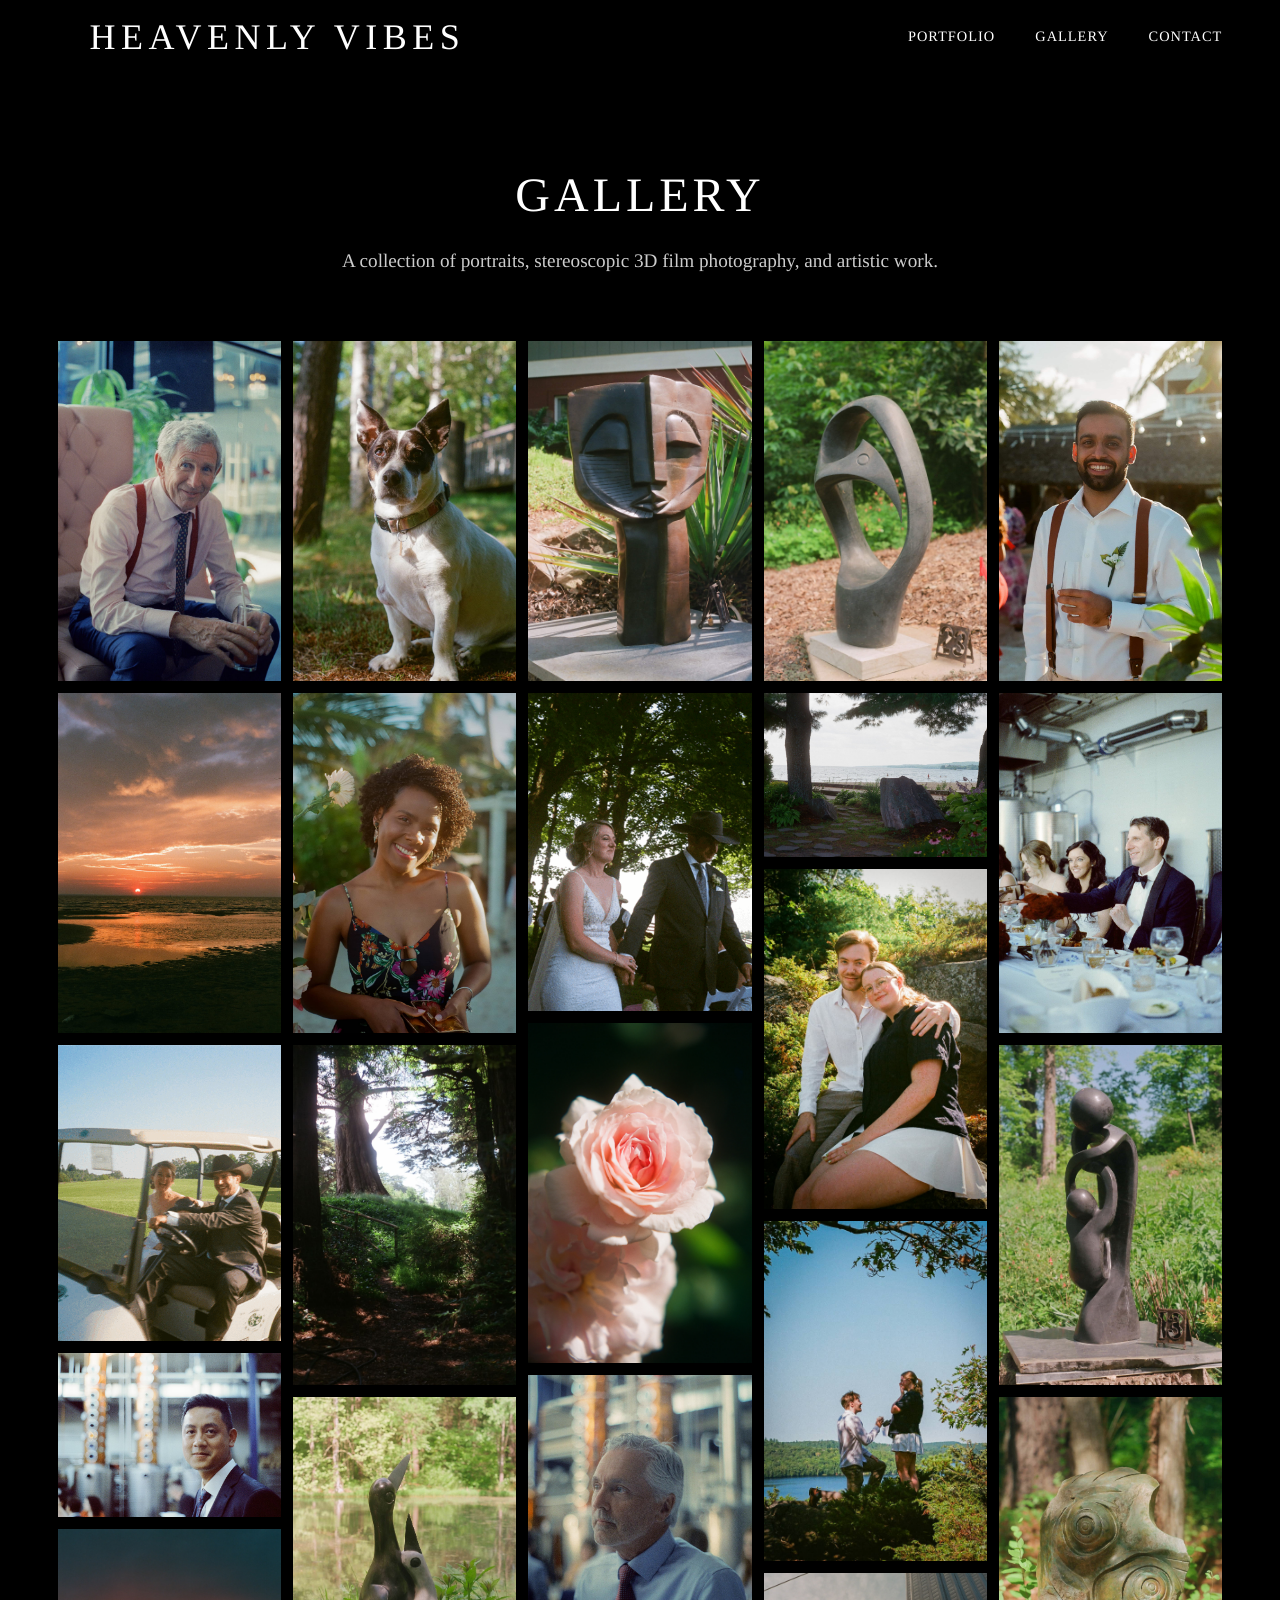
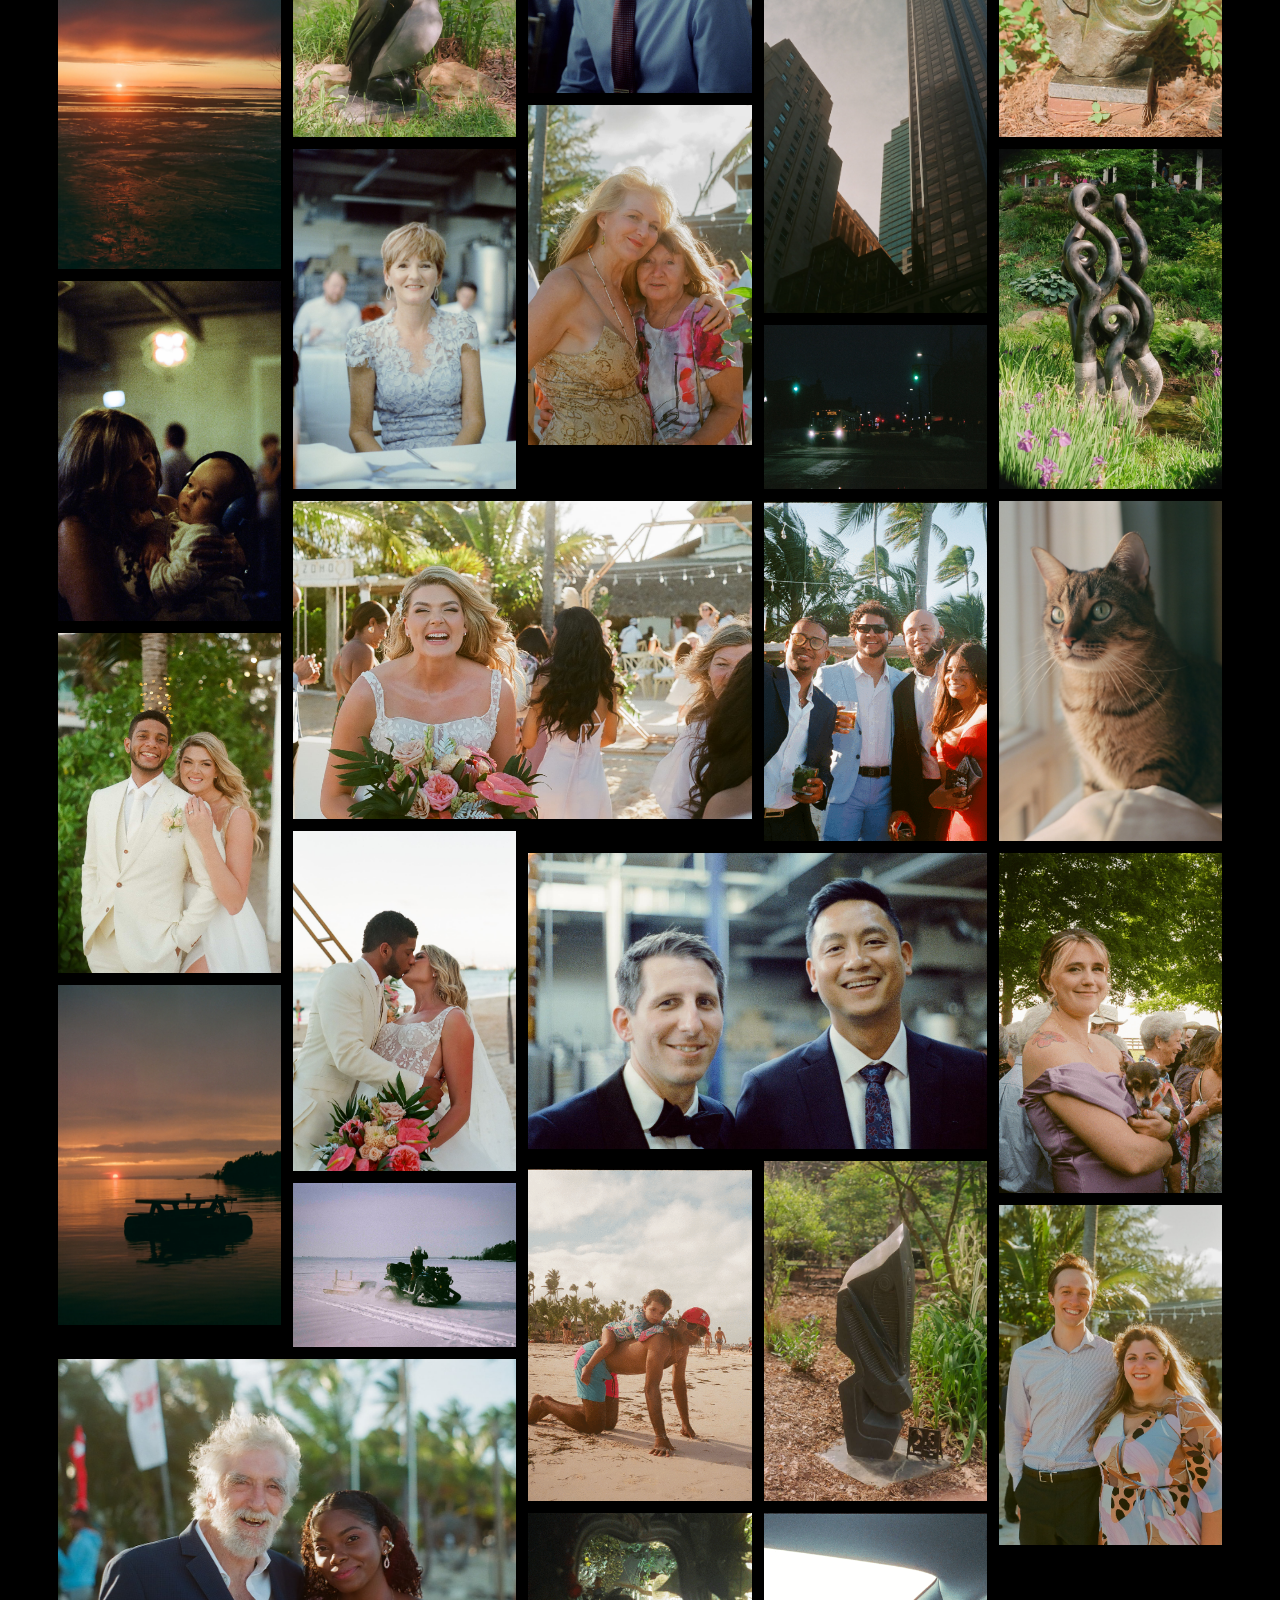
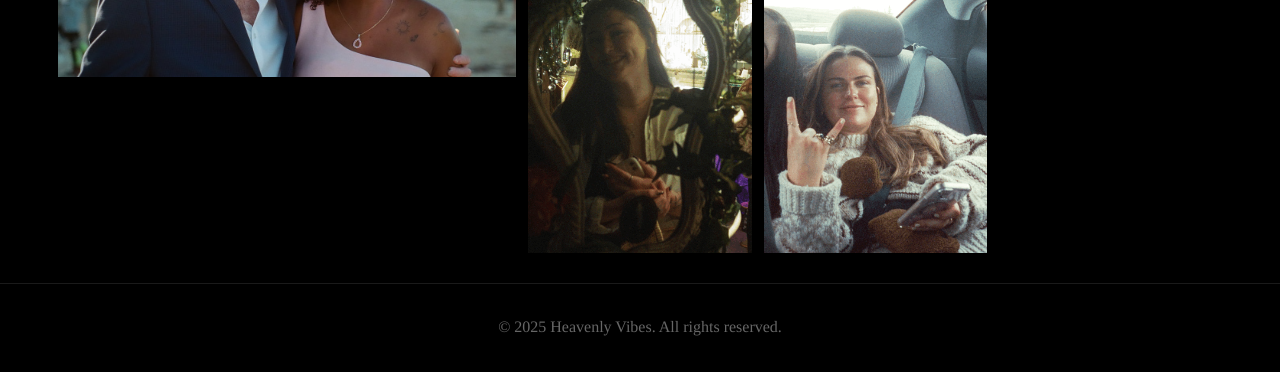
<file: gallery.html>
<!DOCTYPE html>
<html lang="en">
<head>
    <meta charset="UTF-8">
    <meta name="viewport" content="width=device-width, initial-scale=1.0">
    <title>Gallery - Heavenly Vibes</title>
    <link rel="preconnect" href="https://fonts.googleapis.com">
    <link rel="preconnect" href="https://fonts.gstatic.com" crossorigin>
    <link href="https://fonts.googleapis.com/css2?family=Playfair+Display:wght@400;500;600;700&display=swap" rel="stylesheet">
    <link rel="stylesheet" href="styles.css">
    <link rel="stylesheet" href="gallery.css">
</head>
<body id="top">
    <!-- Navigation Bar -->
    <nav id="navbar">
        <div class="nav-container">
            <a href="index.html" class="logo">Heavenly Vibes</a>
            <ul class="nav-links">
                <li><a href="index.html">Portfolio</a></li>
                <li><a href="gallery.html">Gallery</a></li>
                <li><a href="index.html#contact">Contact</a></li>
            </ul>
            <div class="mobile-menu-toggle">
                <span></span>
                <span></span>
                <span></span>
            </div>
        </div>
    </nav>

    <!-- Gallery Section -->
    <section class="gallery-section">
        <div class="gallery-container">
            <h1>Gallery</h1>
            <p class="gallery-intro">A collection of portraits, stereoscopic 3D film photography, and artistic work.</p>

            <div class="masonry-gallery">
                <div class="gallery-item">
                    <img src="assets/gallery/000025540001.jpg" alt="Film Photography" loading="lazy">
                </div>
                <div class="gallery-item gallery-item-tall">
                    <img src="assets/gallery/000025560018.jpg" alt="Portrait Photography" loading="lazy">
                </div>
                <div class="gallery-item">
                    <img src="assets/gallery/000025560022.jpg" alt="Film Photography" loading="lazy">
                </div>
                <div class="gallery-item">
                    <img src="assets/gallery/000025560028.jpg" alt="Artistic Photography" loading="lazy">
                </div>
                <div class="gallery-item gallery-item-wide">
                    <img src="assets/gallery/000025560030.jpg" alt="Film Photography" loading="lazy">
                </div>
                <div class="gallery-item">
                    <img src="assets/gallery/000025560031.jpg" alt="Portrait Photography" loading="lazy">
                </div>
                <div class="gallery-item gallery-item-tall">
                    <img src="assets/gallery/000025560035.jpg" alt="Film Photography" loading="lazy">
                </div>
                <div class="gallery-item">
                    <img src="assets/gallery/000038980005.jpg" alt="Artistic Photography" loading="lazy">
                </div>
                <div class="gallery-item">
                    <img src="assets/gallery/000038980019.jpg" alt="Film Photography" loading="lazy">
                </div>
                <div class="gallery-item gallery-item-wide">
                    <img src="assets/gallery/000064520010.jpg" alt="Portrait Photography" loading="lazy">
                </div>
                <div class="gallery-item">
                    <img src="assets/gallery/000064520013.jpg" alt="Film Photography" loading="lazy">
                </div>
                <div class="gallery-item gallery-item-tall">
                    <img src="assets/gallery/000064520014.jpg" alt="Artistic Photography" loading="lazy">
                </div>
                <div class="gallery-item">
                    <img src="assets/gallery/000064520015.jpg" alt="Film Photography" loading="lazy">
                </div>
                <div class="gallery-item">
                    <img src="assets/gallery/000064520016.jpg" alt="Portrait Photography" loading="lazy">
                </div>
                <div class="gallery-item">
                    <img src="assets/gallery/000064520022.jpg" alt="Film Photography" loading="lazy">
                </div>
                <div class="gallery-item gallery-item-wide">
                    <img src="assets/gallery/000064520030.jpg" alt="Artistic Photography" loading="lazy">
                </div>
                <div class="gallery-item">
                    <img src="assets/gallery/000064520031.jpg" alt="Film Photography" loading="lazy">
                </div>
                <div class="gallery-item gallery-item-tall">
                    <img src="assets/gallery/000099860003.jpg" alt="Portrait Photography" loading="lazy">
                </div>
                <div class="gallery-item">
                    <img src="assets/gallery/000099860012.jpg" alt="Film Photography" loading="lazy">
                </div>
                <div class="gallery-item">
                    <img src="assets/gallery/000099920028.jpg" alt="Artistic Photography" loading="lazy">
                </div>
                <div class="gallery-item">
                    <img src="assets/gallery/000099930010.jpg" alt="Film Photography" loading="lazy">
                </div>
                <div class="gallery-item">
                    <img src="assets/gallery/000099930017.jpg" alt="Portrait Photography" loading="lazy">
                </div>

                <!-- New images added -->
                <div class="gallery-item">
                    <img src="assets/gallery/000021510002.jpg" alt="Film Photography" loading="lazy">
                </div>
                <div class="gallery-item gallery-item-tall">
                    <img src="assets/gallery/000021510006.jpg" alt="Portrait Photography" loading="lazy">
                </div>
                <div class="gallery-item">
                    <img src="assets/gallery/000021510007.jpg" alt="Film Photography" loading="lazy">
                </div>
                <div class="gallery-item">
                    <img src="assets/gallery/000021510008.jpg" alt="Artistic Photography" loading="lazy">
                </div>
                <div class="gallery-item">
                    <img src="assets/gallery/000021510014.jpg" alt="Film Photography" loading="lazy">
                </div>
                <div class="gallery-item gallery-item-wide">
                    <img src="assets/gallery/000021510017 (1).jpg" alt="Portrait Photography" loading="lazy">
                </div>
                <div class="gallery-item">
                    <img src="assets/gallery/000021510024.jpg" alt="Film Photography" loading="lazy">
                </div>
                <div class="gallery-item">
                    <img src="assets/gallery/000025580019.jpg" alt="Artistic Photography" loading="lazy">
                </div>
                <div class="gallery-item">
                    <img src="assets/gallery/000025580025.jpg" alt="Film Photography" loading="lazy">
                </div>
                <div class="gallery-item gallery-item-tall">
                    <img src="assets/gallery/000025580031.jpg" alt="Portrait Photography" loading="lazy">
                </div>
                <div class="gallery-item">
                    <img src="assets/gallery/000026420013.jpg" alt="Film Photography" loading="lazy">
                </div>
                <div class="gallery-item">
                    <img src="assets/gallery/000027250004.jpg" alt="Artistic Photography" loading="lazy">
                </div>
                <div class="gallery-item">
                    <img src="assets/gallery/000027260014.jpg" alt="Film Photography" loading="lazy">
                </div>

                <!-- Stereoscopic 3D GIFs -->
                <div class="gallery-item gallery-item-wide">
                    <img src="assets/gallery/BeachRidev2-ezgif.com-resize.gif" alt="Stereoscopic 3D Photography" loading="lazy">
                </div>
                <div class="gallery-item gallery-item-tall">
                    <img src="assets/gallery/ChristinaTest-ezgif.com-resize.gif" alt="Stereoscopic 3D Photography" loading="lazy">
                </div>
                <div class="gallery-item">
                    <img src="assets/gallery/CrystalStoreV2-ezgif.com-resize.gif" alt="Stereoscopic 3D Photography" loading="lazy">
                </div>
                <div class="gallery-item gallery-item-wide">
                    <img src="assets/gallery/Gang-ezgif.com-resize.gif" alt="Stereoscopic 3D Photography" loading="lazy">
                </div>
                <div class="gallery-item">
                    <img src="assets/gallery/GraceRob3-ezgif.com-resize.gif" alt="Stereoscopic 3D Photography" loading="lazy">
                </div>
                <div class="gallery-item gallery-item-tall">
                    <img src="assets/gallery/GraceRobTest-ezgif.com-resize.gif" alt="Stereoscopic 3D Photography" loading="lazy">
                </div>
                <div class="gallery-item">
                    <img src="assets/gallery/Schy-ezgif.com-resize.gif" alt="Stereoscopic 3D Photography" loading="lazy">
                </div>
            </div>
        </div>
    </section>

    <!-- Footer -->
    <footer>
        <div class="container">
            <p>&copy; 2025 Heavenly Vibes. All rights reserved.</p>
        </div>
    </footer>

    <script src="gallery.js"></script>
</body>
</html>
</file>
<file: styles.css>
/* Reset and Base Styles */
* {
    margin: 0;
    padding: 0;
    box-sizing: border-box;
}

html {
    scroll-behavior: smooth;
}

body {
    font-family: -apple-system, BlinkMacSystemFont, 'Inter', 'Helvetica Neue', Arial, sans-serif;
    background-color: #000000;
    color: #ffffff;
    line-height: 1.5;
    font-weight: 300;
    -webkit-font-smoothing: antialiased;
    -moz-osx-font-smoothing: grayscale;
    text-rendering: geometricPrecision;
    overflow-y: scroll;
    height: 100vh;
}

/* Playfair Display for titles and paragraphs */
h1, h2, h3, h4, h5, h6, p {
    font-family: 'EB Garamond', serif;
}

/* Playfair Display for navigation */
.nav-links a, .logo {
    font-family: 'EB Garamond', serif;
}

.container {
    max-width: 1200px;
    margin: 0 auto;
    padding: 0 20px;
}

/* Navigation Bar */
#navbar {
    position: fixed;
    top: 0;
    width: 100%;
    background-color: transparent;
    background-image: none;
    box-shadow: none;
    border: none;
    border-bottom: none;
    z-index: 1000;
}

.nav-container {
    max-width: 100%;
    margin: 0;
    display: flex;
    justify-content: space-between;
    align-items: center;
    padding: 1.2rem 4.5%;
    box-shadow: none;
    border: none;
    background: none;
}

.logo {
    font-size: 2.25rem;
    font-weight: 400;
    letter-spacing: 5.5px;
    color: #ffffff;
    text-transform: uppercase;
    text-decoration: none;
    cursor: pointer;
    transition: color 0.3s ease;
}

.logo:hover {
    color: #4a9eff;
}

.nav-links {
    display: flex;
    list-style: none;
    gap: 2.5rem;
}

.nav-links a {
    color: #ffffff;
    text-decoration: none;
    font-size: 0.9rem;
    font-weight: 300;
    letter-spacing: 1px;
    text-transform: uppercase;
    transition: color 0.3s ease;
    position: relative;
}

.nav-links a:hover {
    color: #4a9eff;
}

.nav-links a::after {
    content: '';
    position: absolute;
    bottom: -5px;
    left: 0;
    width: 0;
    height: 2px;
    background-color: #4a9eff;
    transition: width 0.3s ease;
}

.nav-links a:hover::after {
    width: 100%;
}

.mobile-menu-toggle {
    display: none;
    flex-direction: column;
    cursor: pointer;
    gap: 5px;
}

.mobile-menu-toggle span {
    width: 25px;
    height: 3px;
    background-color: #ffffff;
    transition: all 0.3s ease;
}

/* Hero Section */
.hero {
    min-height: 100vh;
    display: flex;
    flex-direction: column;
    justify-content: flex-start;
    position: relative;
    background-color: #000000;
    overflow: hidden;
    margin-bottom: -150px;
    padding-top: 0;
}

.hero-layout {
    display: flex;
    align-items: flex-start;
    justify-content: space-between;
    width: 100%;
    height: 100%;
    padding: 0 4.5%;
    gap: 2rem;
}

/* Left Column - Title and Tagline */
.hero-content {
    flex: 0 0 35%;
    display: flex;
    flex-direction: column;
    justify-content: flex-start;
    padding-top: calc(4rem + 5px - 35px);
    margin-left: -35px;
    z-index: 3;
}

/* Right Column - Video Section */
.hero-video-section {
    flex: 1;
    display: flex;
    flex-direction: column;
    align-items: center;
    justify-content: flex-start;
    position: relative;
    padding-top: calc(1.2rem + 25px);
}

.video-container {
    width: 95%;
    position: relative;
    max-height: 90vh;
    overflow: hidden;
    aspect-ratio: 16/9;
}

.hero-video {
    width: 100%;
    max-height: 90vh;
    height: auto;
    object-fit: contain;
    position: absolute;
    top: 0;
    left: 0;
    opacity: 0;
    visibility: hidden;
    z-index: 1;
}

.hero-video.active {
    visibility: visible;
    z-index: 2;
}

.hero-video.fade-in {
    transition: opacity 0.3s ease;
    opacity: 1;
}

.hero-content h1 {
    font-size: clamp(2.4rem, 4.2vw, 3.8rem);
    font-weight: 200;
    margin-bottom: 0.5rem;
    letter-spacing: 3px;
    animation: fadeInUp 1s ease;
    text-align: left;
    line-height: 1.1;
    text-shadow: 0 4px 12px rgba(0, 0, 0, 0.8);
    position: relative;
    width: 140%;
    z-index: 5;
    will-change: transform, opacity;
}

.tagline {
    font-size: clamp(1.1rem, 1.75vw, 1.6rem);
    font-weight: 300;
    color: #ffffff;
    margin-bottom: 0.6rem;
    margin-left: 3.5rem;
    animation: fadeInUp 1s ease 0.2s backwards;
    text-align: left;
    letter-spacing: 2.5px;
    word-spacing: 8px;
    text-shadow: 0 3px 10px rgba(0, 0, 0, 0.8);
    will-change: transform, opacity;
}

.sector-buttons {
    display: flex;
    gap: clamp(0.5rem, 1.2vw, 1.3rem);
    margin-top: calc(4rem + 12px);
    margin-bottom: calc(2.5rem - 9px);
    animation: fadeInUp 1s ease 0.3s backwards;
    justify-content: center;
    will-change: transform, opacity;
}

.sector-description {
    margin-top: 1.5rem;
}

.description-text {
    display: none;
    font-size: clamp(1.1rem, 1.25vw, 1.3rem);
    line-height: 1.7;
    color: #ffffff;
    font-weight: 300;
    letter-spacing: 0.3px;
    text-align: left;
}

.description-text.active {
    display: block;
}

.description-text p {
    margin-bottom: 0.8rem;
    padding-top: 25px;
}

.sector-benefits {
    list-style: disc;
    padding-left: 3.5rem;
    margin-top: 2.25rem;
    margin-bottom: 0;
}

.sector-benefits li {
    font-family: 'EB Garamond', serif;
    font-size: clamp(1.05rem, 1.15vw, 1.2rem);
    line-height: 1.8;
    color: #ffffff;
    font-weight: 300;
    letter-spacing: 0.3px;
    margin-bottom: 0.9rem;
}

.sector-btn {
    padding: clamp(0.3rem, 0.5vw + 0.2rem, 0.72rem) clamp(0.6rem, 1vw + 0.3rem, 1.62rem);
    background-color: transparent;
    color: #ffffff;
    border: 1px solid rgba(255, 255, 255, 0.3);
    font-size: clamp(0.45rem, 0.5vw + 0.2rem, 0.81rem);
    font-weight: 300;
    letter-spacing: clamp(0.3px, 0.05vw + 0.2px, 1px);
    text-transform: uppercase;
    cursor: pointer;
    transition: all 0.3s ease;
    font-family: 'EB Garamond', serif;
    box-shadow: 0 4px 10px rgba(0, 0, 0, 0.6);
    flex-shrink: 1;
    white-space: nowrap;
}

.sector-btn:hover {
    border-color: #4a9eff;
    color: #4a9eff;
    background-color: rgba(74, 158, 255, 0.1);
}

.sector-btn.active {
    background-color: #4a9eff;
    border-color: #4a9eff;
    color: #000000;
}


.scroll-indicator {
    position: absolute;
    bottom: 30px;
    left: 50%;
    transform: translateX(-50%);
    display: none;
    flex-direction: column;
    align-items: center;
    z-index: 10;
}

.scroll-indicator span {
    font-size: 0.9rem;
    margin-bottom: 10px;
}

.arrow {
    width: 20px;
    height: 20px;
    border-left: 2px solid #888888;
    border-bottom: 2px solid #888888;
    transform: rotate(-45deg);
    animation: bounce 2s infinite;
}

@keyframes fadeInUp {
    from {
        opacity: 0;
        transform: translateY(30px);
    }
    to {
        opacity: 1;
        transform: translateY(0);
    }
}

@keyframes bounce {
    0%, 20%, 50%, 80%, 100% {
        transform: rotate(-45deg) translateY(0);
    }
    40% {
        transform: rotate(-45deg) translateY(-10px);
    }
    60% {
        transform: rotate(-45deg) translateY(-5px);
    }
}

/* Portfolio Section */
.portfolio {
    padding: 100px 0;
    background-color: #000000;
}

.portfolio h2 {
    text-align: left;
    font-size: 2.5rem;
    font-weight: 300;
    margin-bottom: 3rem;
    letter-spacing: 3px;
    text-transform: uppercase;
}

.portfolio-grid {
    display: grid;
    grid-template-columns: repeat(auto-fit, minmax(350px, 1fr));
    gap: 30px;
    margin-top: 2rem;
}

.portfolio-item {
    position: relative;
    overflow: hidden;
    border-radius: 10px;
    aspect-ratio: 16/9;
    background-color: #1a1a1a;
    transition: transform 0.3s ease;
}

.portfolio-item:hover {
    transform: translateY(-5px);
}

.portfolio-item video {
    width: 100%;
    height: 100%;
    object-fit: cover;
    display: block;
}

.item-overlay {
    position: absolute;
    bottom: 0;
    left: 0;
    right: 0;
    padding: 1.5rem;
    background: linear-gradient(to top, rgba(0,0,0,0.9), transparent);
}

.item-overlay h3 {
    font-size: 1.3rem;
    color: #ffffff;
}

.placeholder {
    display: flex;
    align-items: center;
    justify-content: center;
    background-color: #000000;
    border: 2px dashed rgba(255, 255, 255, 0.2);
}

.placeholder-text {
    color: #666666;
    font-size: 1.1rem;
}

/* About Section */
.about {
    min-height: 100vh;
    padding: 100px 0;
    background-color: #000000;
    position: relative;
    z-index: 10;
}

.about .container {
    margin: 0;
    margin-left: 0;
    padding-left: 5%;
}

.about h2 {
    text-align: left;
    font-size: clamp(1.2rem, 5vw, 2.5rem);
    font-weight: 300;
    margin-top: 0;
    margin-bottom: 2rem;
    letter-spacing: clamp(1px, 0.3vw, 3px);
    text-transform: uppercase;
    position: relative;
    z-index: 11;
}

.about-content {
    max-width: 800px;
}

.about-text p {
    font-size: 1.2rem;
    line-height: 1.8;
    margin-bottom: 1.5rem;
    color: #ffffff;
}

.services {
    margin-top: 3rem;
}

.services h3 {
    font-size: 2rem;
    margin-bottom: 1.5rem;
    color: #4a9eff;
}

.services ul {
    list-style: none;
}

.services li {
    font-size: 1.1rem;
    padding: 0.8rem 0;
    padding-left: 1.5rem;
    position: relative;
    color: #cccccc;
}

.services li::before {
    content: '✓';
    position: absolute;
    left: 0;
    color: #4a9eff;
    font-weight: bold;
}

/* Contact Section */
.contact {
    min-height: auto;
    padding: 30px 0 60px 0;
    background-color: #000000;
    margin-top: -40px;
}

.contact-section-wrapper {
    padding: 0 4.5%;
}

.contact-section-wrapper h2 {
    text-align: left;
    font-size: 2.25rem;
    font-weight: 300;
    margin-bottom: 1.5rem;
    letter-spacing: 5.5px;
    text-transform: uppercase;
}

.contact-content {
    display: grid;
    grid-template-columns: 1fr auto 1fr;
    gap: 80px;
    max-width: 100%;
    margin: 0;
}

.profile-photo {
    display: flex;
    align-items: center;
    justify-content: center;
}

.profile-photo img {
    max-height: 450px;
    width: auto;
    object-fit: contain;
    border-radius: 4px;
}

.contact-info {
    display: flex;
    flex-direction: column;
    justify-content: center;
    max-width: 85%;
}

.contact-info p {
    font-size: 1.2rem;
    line-height: 1.8;
    margin-bottom: 2rem;
    color: #ffffff;
}

.info-item {
    margin-bottom: 1rem;
    font-size: 1.1rem;
    color: #cccccc;
}

.info-item strong {
    color: #4a9eff;
}

.reach-out-header {
    display: none;
}

.contact-form {
    display: flex;
    flex-direction: column;
    gap: 15px;
    max-width: 450px;
    margin-left: auto;
    margin-right: auto;
    margin-top: 20px;
    transform: translateX(15%);
}

.form-group input,
.form-group textarea {
    width: 100%;
    padding: 1rem;
    background-color: #1a1a1a;
    border: 1px solid rgba(255, 255, 255, 0.2);
    border-radius: 5px;
    color: #ffffff;
    font-size: 1rem;
    transition: border-color 0.3s ease;
}

.form-group input:focus,
.form-group textarea:focus {
    outline: none;
    border-color: #4a9eff;
}

.form-group input::placeholder,
.form-group textarea::placeholder {
    color: #666666;
}

.submit-button {
    padding: 1rem 2rem;
    background-color: #4a9eff;
    color: #ffffff;
    border: none;
    border-radius: 50px;
    font-size: 1.1rem;
    cursor: pointer;
    transition: all 0.3s ease;
}

.submit-button:hover {
    background-color: #3a8eef;
    transform: translateY(-2px);
    box-shadow: 0 5px 15px rgba(74, 158, 255, 0.3);
}

/* Footer */
footer {
    padding: 2rem 0;
    background-color: #000000;
    text-align: center;
    border-top: 1px solid rgba(255, 255, 255, 0.1);
}

footer p {
    color: #666666;
}

/* Responsive Design */
@media (max-width: 1200px) {
    .sector-buttons {
        flex-wrap: wrap;
    }
}

@media (max-width: 768px) {
    .nav-links {
        display: none;
    }

    .mobile-menu-toggle {
        display: flex;
    }

    /* Smaller nav logo on mobile to prevent wrapping */
    .logo {
        font-size: 0.85rem;
        letter-spacing: 1px;
    }

    /* Mobile Hero Layout - Vertical Stack */
    .hero {
        padding-top: 80px;
        padding-bottom: 2rem;
        height: auto;
        min-height: auto;
        margin-bottom: 0;
    }

    .hero-layout {
        flex-direction: column;
        padding: 0 5%;
        gap: 0.4rem;
    }

    /* Show title and tagline on mobile - top left, description in flow */
    .hero-content {
        flex: none;
        width: 100%;
        padding-top: 0;
        margin-left: 0;
        margin-bottom: 0;
        position: relative;
    }

    .hero-content h1 {
        position: absolute;
        top: -67px;
        left: 0;
        text-align: left;
        font-size: 1.9872rem;
        margin-bottom: 0.2rem;
        letter-spacing: 1px;
        z-index: 999;
    }

    .tagline {
        position: absolute;
        top: -33.3px;
        left: 0;
        text-align: center;
        margin-left: 2.3rem;
        font-size: 0.84rem;
        margin-bottom: 0;
        z-index: 999;
    }

    .sector-description {
        width: 100%;
        padding: 0 5%;
        box-sizing: border-box;
    }

    /* Video section takes full width */
    .hero-video-section {
        flex: none;
        width: 100%;
        padding-top: 0.5rem;
    }

    .sector-buttons {
        gap: 0.5rem;
        margin-top: 1.275rem;
        margin-bottom: 1rem;
    }

    .sector-btn {
        font-size: 0.7rem;
        padding: 0.6rem 0.9rem;
        letter-spacing: 0.5px;
    }

    .sector-description {
        max-width: 100%;
        width: 100%;
        text-align: center;
        margin-top: 0;
        margin-bottom: 0;
        padding: 0;
    }

    .description-text {
        font-size: 1.02rem;
        line-height: 1.6;
        text-align: center;
    }

    .sector-benefits {
        padding-left: 2rem;
        text-align: left;
        margin-left: auto;
        margin-right: auto;
        max-width: 90%;
        margin-top: 1.8rem;
    }

    .sector-benefits li {
        font-size: 0.95rem;
        line-height: 1.7;
        margin-bottom: 0.75rem;
    }

    .video-container {
        width: 100%;
    }

    .hero-video {
        width: 100%;
    }


    /* Hide scroll indicator on mobile */
    .scroll-indicator {
        display: none;
    }

    /* Reduce About section top padding on mobile */
    .about {
        padding: 15px 0 50px 0;
        position: relative;
        z-index: 10;
    }

    .contact {
        margin-top: -30px;
        padding-top: 10px;
    }

    /* Fluid scaling About Us header on mobile */
    .about h2 {
        font-size: clamp(0.9rem, 3vw, 1.2rem);
        word-wrap: break-word;
        overflow-wrap: break-word;
        max-width: 100%;
    }

    .about .container {
        overflow: visible;
        max-width: 100%;
    }

    /* Match About Us paragraph text to description text size and spacing */
    .about-text p {
        font-size: 0.88rem !important;
        line-height: 1.6;
        margin-bottom: 1.2rem;
        letter-spacing: 0.3px;
    }

    /* Reduce Our Services text size on mobile */
    .contact-info p {
        font-size: 0.88rem;
        line-height: 1.6;
    }

    .portfolio h2,
    .contact h2 {
        font-size: 2rem;
    }

    .portfolio-grid {
        grid-template-columns: 1fr;
    }

    .contact-content {
        grid-template-columns: 1fr;
        gap: 15px;
    }

    .profile-photo {
        display: none;
    }

    .reach-out-header {
        display: none;
    }

    .contact-form {
        margin-left: auto;
        margin-right: auto;
        margin-top: 0;
        max-width: 100%;
        padding: 0 5%;
        transform: none;
    }

    .form-group input,
    .form-group textarea {
        padding: 0.75rem;
        font-size: 0.95rem;
    }

    .submit-button {
        width: 100%;
        padding: 0.75rem 2rem;
        font-size: 1rem;
    }

    .contact {
        padding: 15px 0 35px 0;
    }

    .services h3 {
        font-size: 1.5rem;
    }
}

@media (max-width: 480px) {
    /* Even smaller buttons on very small phones */
    .sector-btn {
        font-size: 0.65rem;
        padding: 0.5rem 0.7rem;
        letter-spacing: 0.3px;
    }

    .sector-buttons {
        gap: 0.4rem;
    }

    .description-text {
        font-size: 0.98rem;
    }

    .sector-benefits li {
        font-size: 0.88rem;
        margin-bottom: 0.65rem;
    }

    .form-group input,
    .form-group textarea {
        padding: 0.65rem;
        font-size: 0.9rem;
    }

    .submit-button {
        padding: 0.65rem 1.5rem;
        font-size: 0.95rem;
    }
}
</file>
<file: gallery.css>
/* Gallery Page Styles */

/* Gallery page navbar customization */
#navbar {
    position: absolute;
    box-shadow: none;
    border: none;
    border-bottom: none;
    background-image: none;
}

#navbar .nav-container {
    justify-content: space-between;
    box-shadow: none;
    border: none;
    background: none;
}

#navbar .logo {
    display: block;
    margin-left: 2rem;
    line-height: 1;
}

/* Ensure nav links are same size as main page */
#navbar .nav-links {
    align-self: center;
}

#navbar .nav-links a {
    font-size: 0.9rem;
    line-height: 1;
}

.gallery-section {
    min-height: 100vh;
    padding-top: 160px;
    padding-bottom: 30px;
    background-color: #000000;
}

.gallery-container {
    max-width: 100%;
    margin: 0;
    padding: 0 4.5%;
}

.gallery-container h1 {
    font-size: 3rem;
    font-weight: 200;
    letter-spacing: 4px;
    margin-bottom: 1rem;
    text-align: center;
    color: #ffffff;
    text-transform: uppercase;
}

.gallery-intro {
    text-align: center;
    font-size: 1.2rem;
    color: #cccccc;
    margin-bottom: 4rem;
    font-weight: 300;
}

.gallery-tagline {
    text-align: left;
    font-size: 1.1rem;
    color: #ffffff;
    font-weight: 400;
    letter-spacing: 0.5px;
    line-height: 1.8;
    margin-top: -75px;
    margin-bottom: 32px;
}

.tagline-indent {
    padding-left: 6rem;
}

.tagline-indent-sm {
    padding-left: 10.5rem;
}

/* Grid Gallery Layout */
.masonry-gallery {
    display: grid;
    grid-template-columns: repeat(5, 1fr);
    grid-auto-rows: 10px;
    grid-auto-flow: dense;
    gap: 12px;
}

.gallery-item {
    grid-row: span 15;
    position: relative;
    overflow: hidden;
    border-radius: 0;
    cursor: pointer;
    transition: transform 0.3s ease, box-shadow 0.3s ease;
    background-color: #1a1a1a;
}

.gallery-item:hover {
    transform: translateY(-3px);
    box-shadow: 0 10px 30px rgba(74, 158, 255, 0.3);
}

.gallery-item img {
    width: 100%;
    height: 100%;
    object-fit: cover;
    display: block;
    transition: transform 0.3s ease, opacity 0.4s ease;
    opacity: 0;
}

.gallery-item img.loaded {
    opacity: 1;
}

.gallery-item:hover img {
    transform: scale(1.05);
}

/* Placeholder for demonstration */
.placeholder-gallery {
    width: 100%;
    padding: 60% 20px 20px 20px;
    background: linear-gradient(135deg, #1a1a1a 0%, #2a2a2a 100%);
    border: 2px dashed rgba(255, 255, 255, 0.1);
    display: flex;
    align-items: center;
    justify-content: center;
    color: #666666;
    font-size: 1rem;
    text-align: center;
}

.gallery-item-tall .placeholder-gallery {
    padding: 100% 20px 20px 20px;
}

.gallery-item-wide .placeholder-gallery {
    padding: 40% 20px 20px 20px;
}

/* Lightbox overlay */
.lightbox {
    display: flex;
    position: fixed;
    top: 0;
    left: 0;
    width: 100%;
    height: 100%;
    background-color: rgba(0, 0, 0, 0.95);
    z-index: 2000;
    align-items: center;
    justify-content: center;
    opacity: 0;
    visibility: hidden;
    transition: opacity 0.4s cubic-bezier(0.4, 0, 0.2, 1), visibility 0.4s cubic-bezier(0.4, 0, 0.2, 1);
    pointer-events: none;
}

.lightbox.active {
    opacity: 1;
    visibility: visible;
    pointer-events: auto;
}

.lightbox img {
    max-width: 90%;
    max-height: 90vh;
    object-fit: contain;
    transform: scale(0.92);
    transition: transform 0.4s cubic-bezier(0.4, 0, 0.2, 1);
}

.lightbox.active img {
    transform: scale(1);
}

.lightbox-close {
    position: absolute;
    top: 30px;
    right: 40px;
    font-size: 3rem;
    color: #ffffff;
    cursor: pointer;
    font-weight: 200;
    transition: color 0.3s ease;
}

.lightbox-close:hover {
    color: #4a9eff;
}

/* Hide mobile slideshow on desktop */
.mobile-slideshow {
    display: none;
}

/* Split Gallery Layout */
.split-gallery {
    display: flex;
    gap: 4.5%;
    align-items: flex-start;
}

.featured-photo {
    flex: 0 0 48%;
    position: sticky;
    top: 180px;
    height: calc(100vh - 260px);
    display: flex;
    align-items: center;
    justify-content: center;
    background-color: #000000;
    overflow: hidden;
}

.featured-photo img {
    width: 100%;
    height: 100%;
    object-fit: contain;
    transition: opacity 0.4s ease;
}

.featured-photo img.fade-out {
    opacity: 0;
}

.gallery-scroll {
    flex: 1;
    min-width: 0;
    height: calc(100vh - 260px);
    overflow-y: auto;
    scrollbar-width: thin;
    scrollbar-color: rgba(255, 255, 255, 0.15) transparent;
}

.gallery-scroll::-webkit-scrollbar {
    width: 5px;
}

.gallery-scroll::-webkit-scrollbar-track {
    background: transparent;
}

.gallery-scroll::-webkit-scrollbar-thumb {
    background: rgba(255, 255, 255, 0.15);
    border-radius: 3px;
}

/* Selected thumbnail highlight */
.gallery-item.selected {
    outline: 3px solid #4a9eff;
    outline-offset: -3px;
    box-shadow: 0 0 20px rgba(74, 158, 255, 0.4);
}

/* Responsive Design */
@media (max-width: 1024px) {
    .masonry-gallery {
        grid-template-columns: repeat(3, 1fr);
        grid-auto-rows: 10px;
    }

    .gallery-container h1 {
        font-size: 2.5rem;
    }

    .featured-photo {
        flex: 0 0 45%;
    }
}

@media (max-width: 768px) {
    #navbar .logo {
        margin-left: auto;
        margin-right: auto;
        font-size: 2.18rem;
        letter-spacing: 2px;
        text-align: center;
        width: 100%;
    }

    .gallery-section {
        min-height: auto;
        padding-top: 80px;
        padding-bottom: 20px;
    }

    .gallery-container {
        padding: 0 8px;
    }

    .gallery-container h1 {
        font-size: 1.6rem;
        margin-bottom: 0.4rem;
    }

    .gallery-intro {
        font-size: 0.85rem;
        margin-bottom: 1rem;
    }

    /* Gallery tagline - only show third sentence on mobile */
    .gallery-tagline {
        font-size: 0;
        line-height: 0;
        text-align: center;
        margin-top: -30px;
        margin-bottom: 15px;
    }

    .gallery-tagline br,
    .tagline-indent {
        display: none;
    }

    .tagline-indent-sm {
        display: block;
        font-size: 0.78rem;
        padding-left: 0;
        text-align: center;
        margin-top: 30px;
        margin-bottom: 5px;
    }

    /* Hide the split-view layout on mobile, show slideshow */
    .split-gallery {
        display: block;
    }

    .featured-photo {
        display: none;
    }

    .gallery-scroll {
        display: none;
    }

    .mobile-slideshow {
        display: flex;
        align-items: center;
        justify-content: center;
        gap: 0;
        width: 100%;
        height: 65vh;
        position: relative;
        margin-top: -10px;
    }

    .slideshow-img {
        max-width: calc(100% - 70px);
        max-height: 100%;
        object-fit: contain;
        transition: opacity 0.4s ease;
    }

    .slideshow-img.fade {
        opacity: 0;
    }

    .slideshow-arrow {
        position: absolute;
        top: 50%;
        transform: translateY(-50%);
        background: none;
        border: none;
        color: rgba(255, 255, 255, 0.6);
        font-size: 2.5rem;
        cursor: pointer;
        z-index: 10;
        padding: 15px 10px;
        transition: color 0.2s ease;
        line-height: 1;
    }

    .slideshow-arrow:hover,
    .slideshow-arrow:active {
        color: rgba(255, 255, 255, 1);
    }

    .slideshow-prev {
        left: 0px;
    }

    .slideshow-next {
        right: 0px;
    }
}
</file>
